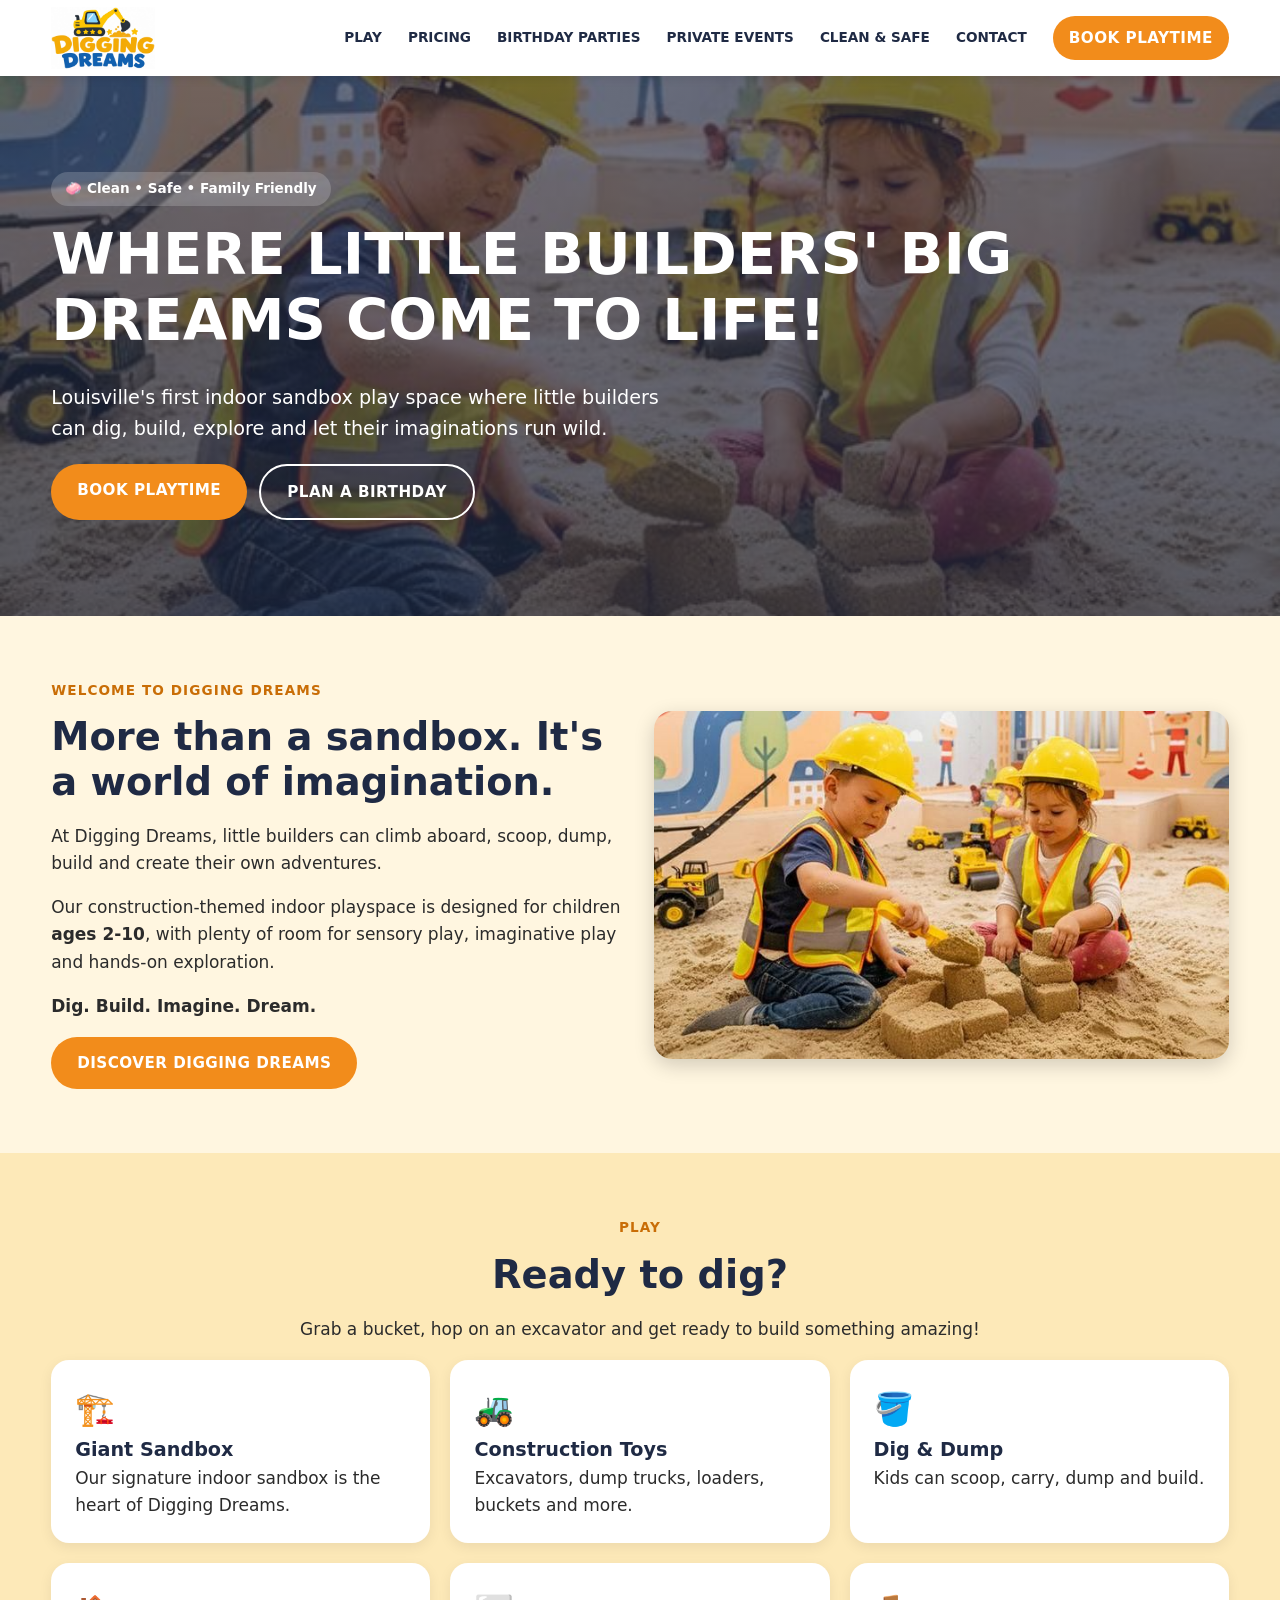
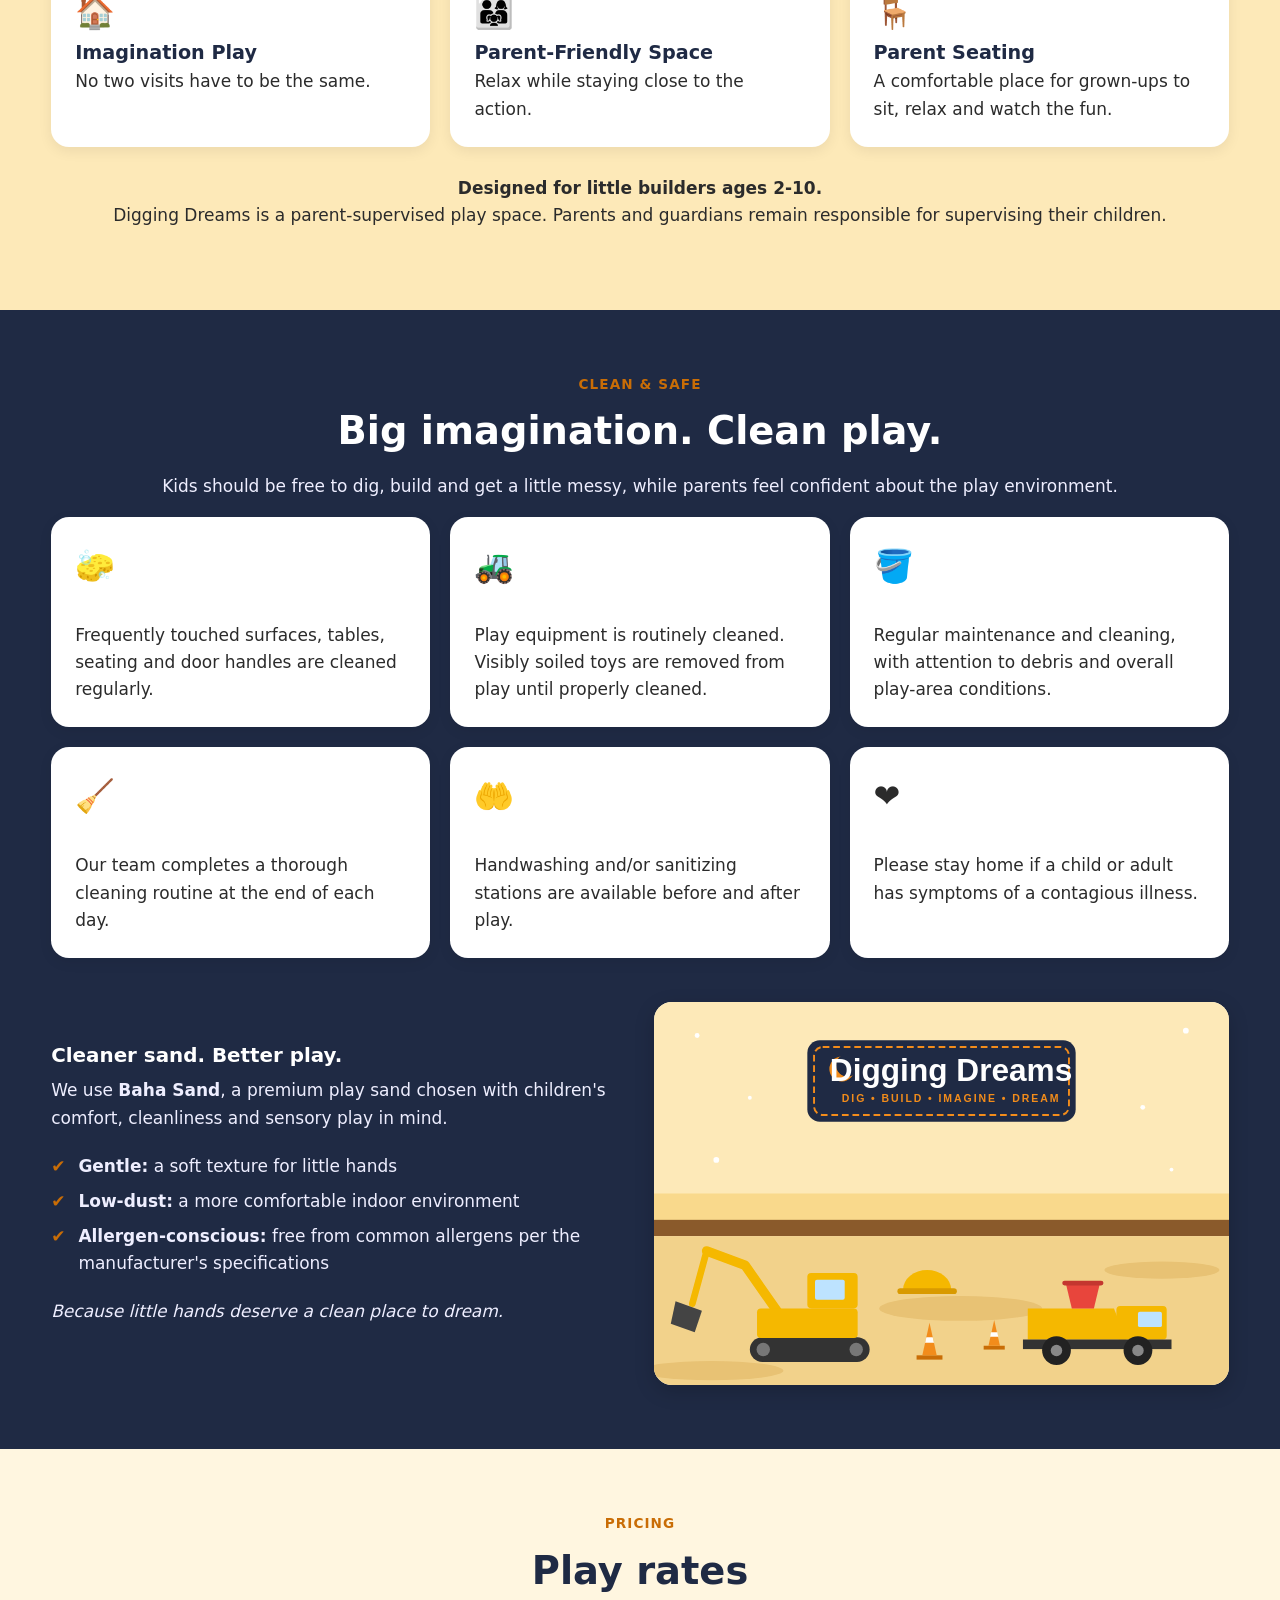
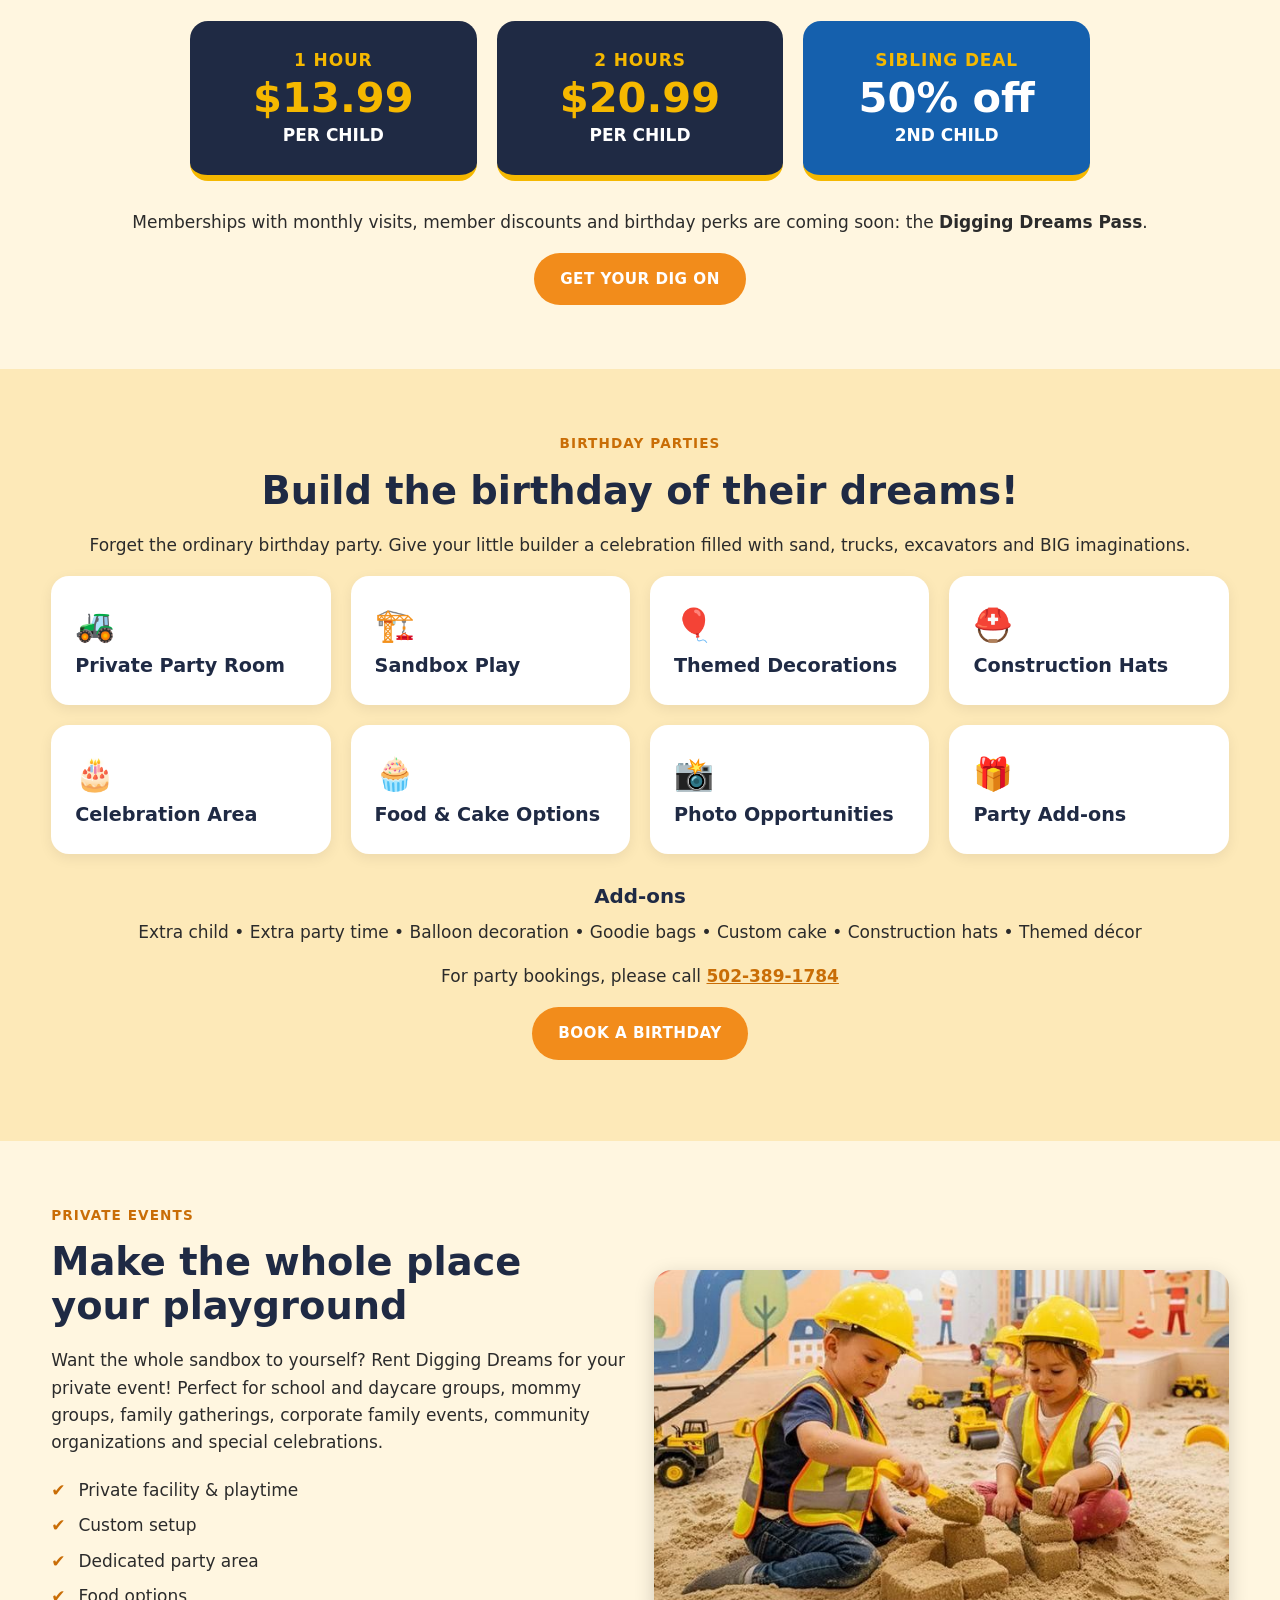
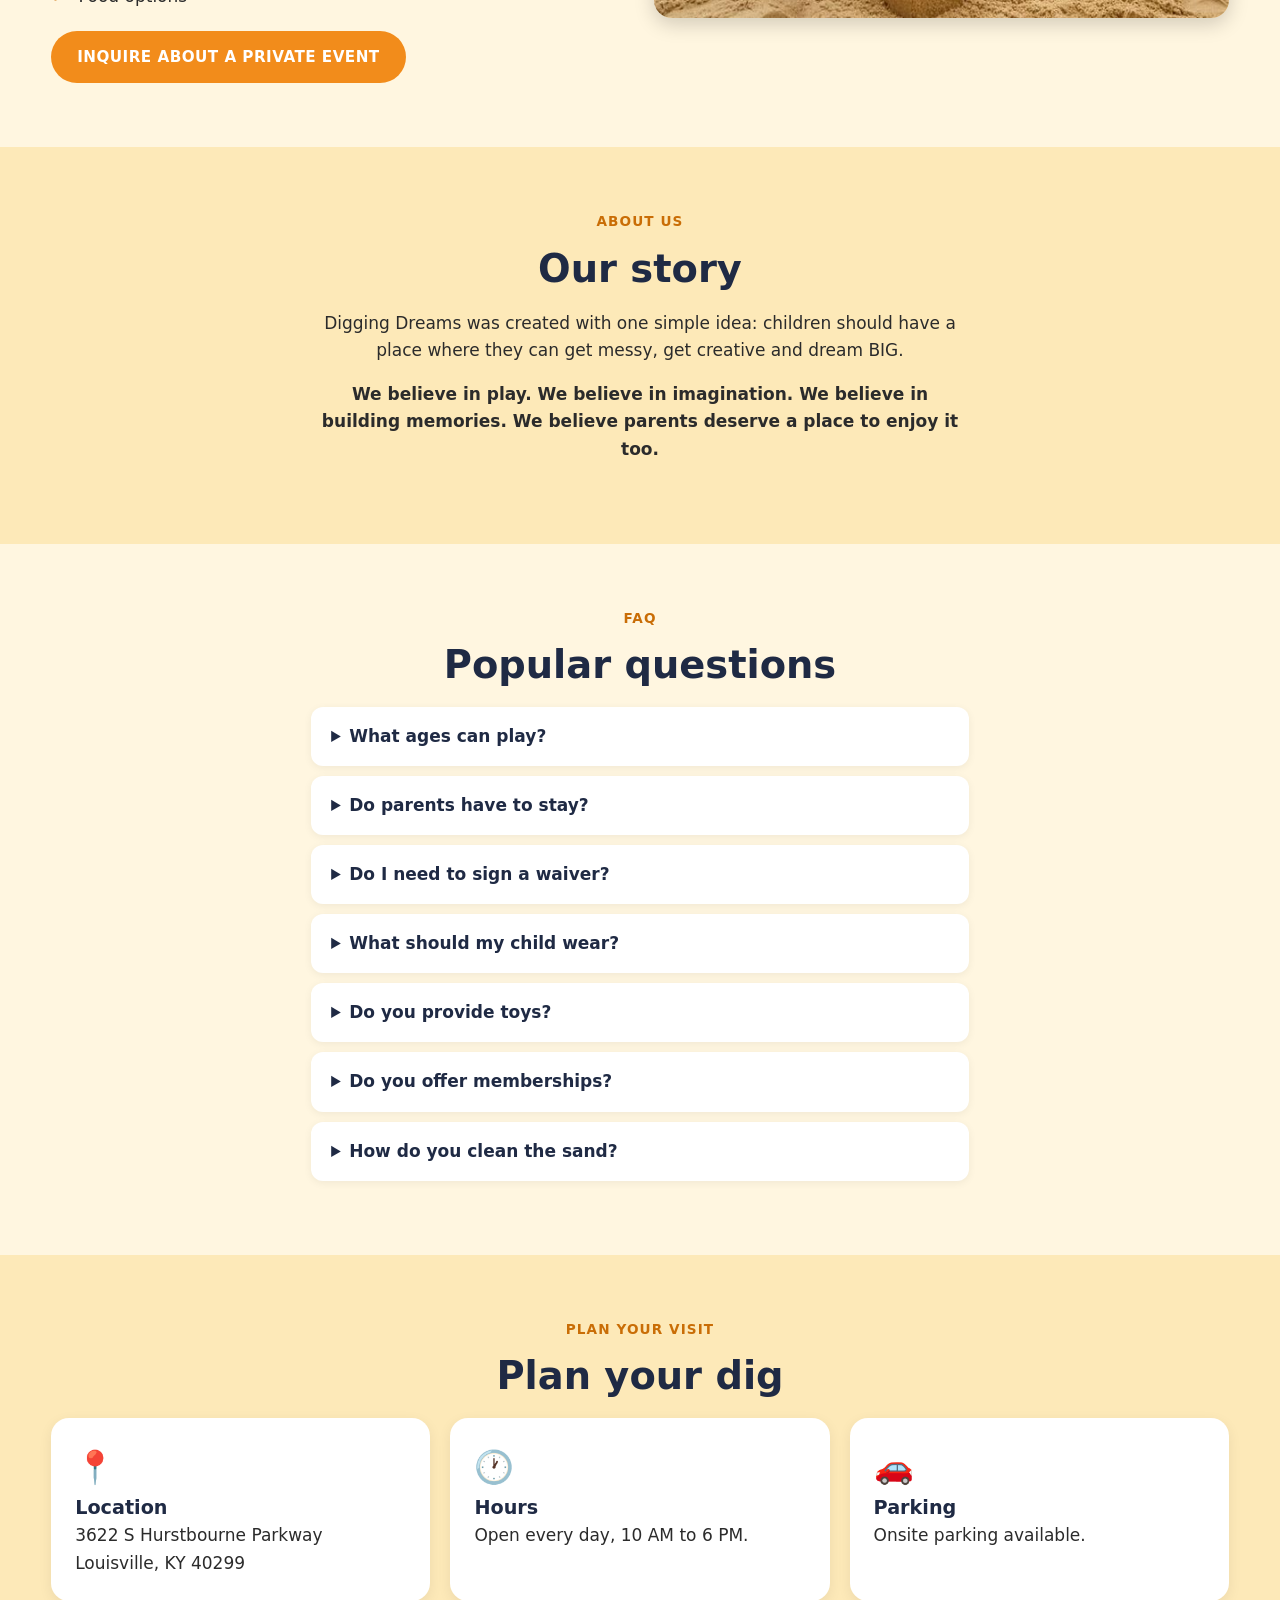
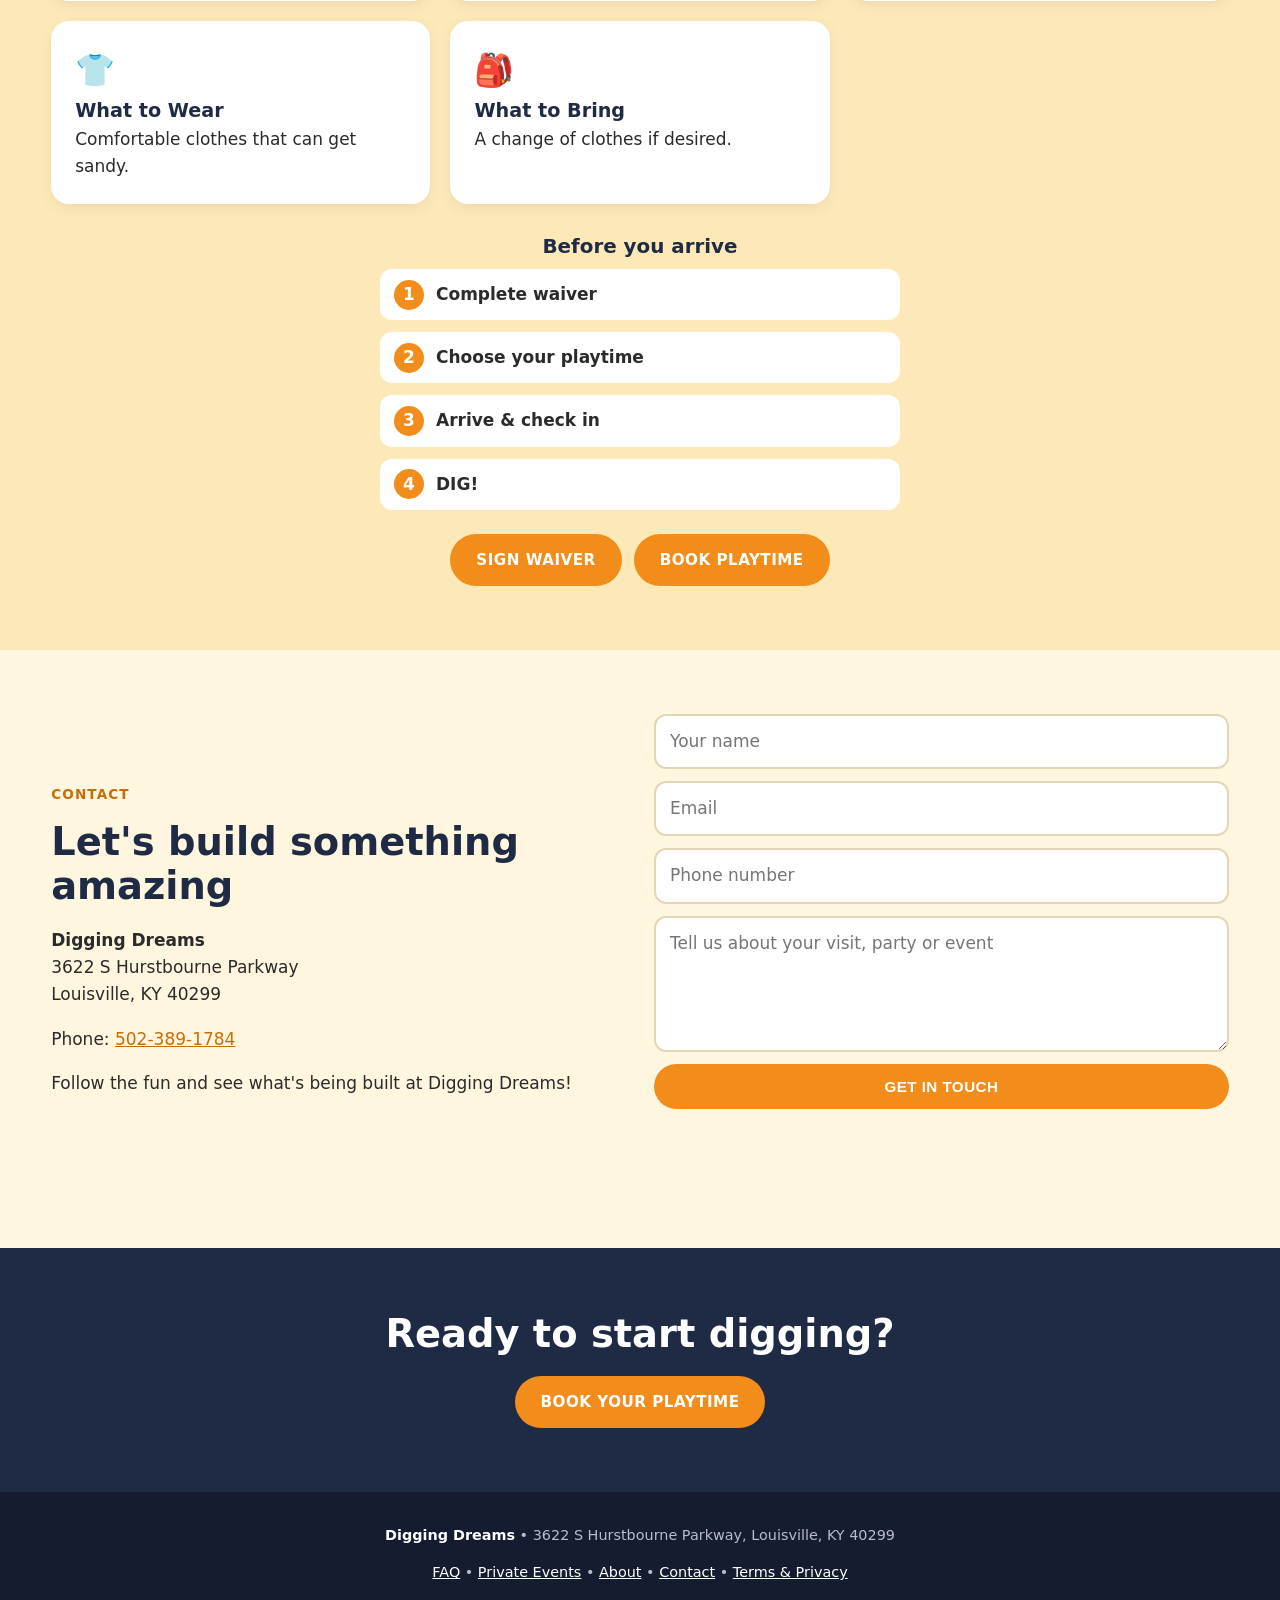
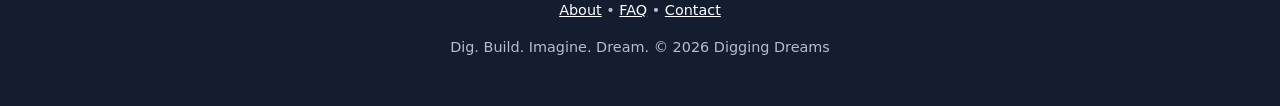
<file: index.html>
<!DOCTYPE html>
<html lang="en">
<head>
<meta charset="utf-8">
<meta name="viewport" content="width=device-width, initial-scale=1">
<title>Digging Dreams | Indoor Sandbox Play Space in Louisville, KY</title>
<meta name="description" content="Digging Dreams is Louisville's first indoor sandbox play space for ages 2-10. Dig, build, explore and dream big. Playtime, birthday parties and private events.">
<meta name="theme-color" content="#1f2a44">
<meta property="og:title" content="Digging Dreams | Indoor Sandbox Play in Louisville">
<meta property="og:description" content="Dig. Build. Imagine. Dream.">
<meta property="og:image" content="assets/images/logo.png">
<link rel="icon" type="image/png" href="assets/images/favicon.png">
<link rel="stylesheet" href="assets/css/styles.css?v=6">
</head>
<body>
<header>
  <div class="wrap bar">
    <a class="logo" href="#home" aria-label="Digging Dreams home"><img src="assets/images/logo.png" width="103" height="62" alt="Digging Dreams"></a>
    <button class="menu-btn" aria-label="Menu" aria-expanded="false" aria-controls="nav">☰</button>
    <nav id="nav" aria-label="Main">
      <a class="mo" href="#home">Home</a><a href="#play">Play</a><a href="#pricing">Pricing</a>
      <a href="#birthdays">Birthday Parties</a><a href="#events">Private Events</a>
      <a href="#clean">Clean &amp; Safe</a><a class="mo" href="#about">About</a><a class="mo" href="#faq">FAQ</a><a href="#contact">Contact</a>
      <a class="btn" data-book href="#visit">Book Playtime</a>
    </nav>
  </div>
</header>

<main>
<section class="hero" id="home">
  <div class="wrap">
    <span class="badge">🧼 Clean • Safe • Family Friendly</span>
    <h1>Where little builders' big dreams come to life!</h1>
    <p class="sub">Louisville's first indoor sandbox play space where little builders can dig, build, explore and let their imaginations run wild.</p>
    <div class="btns"><a class="btn" data-book href="#visit">Book Playtime</a><a class="btn ghost" href="#birthdays">Plan a Birthday</a></div>
  </div>
</section>

<section>
  <div class="wrap split">
    <div>
      <p class="eyebrow">Welcome to Digging Dreams</p>
      <h2>More than a sandbox. It's a world of imagination.</h2>
      <p>At Digging Dreams, little builders can climb aboard, scoop, dump, build and create their own adventures.</p>
      <p>Our construction-themed indoor playspace is designed for children <strong>ages 2-10</strong>, with plenty of room for sensory play, imaginative play and hands-on exploration.</p>
      <p><strong>Dig. Build. Imagine. Dream.</strong></p>
      <a class="btn" href="#play">Discover Digging Dreams</a>
    </div>
    <img src="assets/images/hero.jpg" width="644" height="390" alt="Children playing in the Digging Dreams sandbox with construction toys">
  </div>
</section>

<section class="alt" id="play">
  <div class="wrap">
    <div class="center"><p class="eyebrow">Play</p><h2>Ready to dig?</h2>
    <p>Grab a bucket, hop on an excavator and get ready to build something amazing!</p></div>
    <div class="grid c3">
      <div class="card"><div class="ic">🏗️</div><h3>Giant Sandbox</h3><p>Our signature indoor sandbox is the heart of Digging Dreams.</p></div>
      <div class="card"><div class="ic">🚜</div><h3>Construction Toys</h3><p>Excavators, dump trucks, loaders, buckets and more.</p></div>
      <div class="card"><div class="ic">🪣</div><h3>Dig &amp; Dump</h3><p>Kids can scoop, carry, dump and build.</p></div>
      <div class="card"><div class="ic">🏠</div><h3>Imagination Play</h3><p>No two visits have to be the same.</p></div>
      <div class="card"><div class="ic">👨‍👩‍👧</div><h3>Parent-Friendly Space</h3><p>Relax while staying close to the action.</p></div>
      <div class="card"><div class="ic">🪑</div><h3>Parent Seating</h3><p>A comfortable place for grown-ups to sit, relax and watch the fun.</p></div>
    </div>
    <p class="center" style="margin-top:28px"><strong>Designed for little builders ages 2-10.</strong><br>Digging Dreams is a parent-supervised play space. Parents and guardians remain responsible for supervising their children.</p>
  </div>
</section>

<section class="dark" id="clean">
  <div class="wrap">
    <div class="center"><p class="eyebrow">Clean &amp; Safe</p><h2>Big imagination. Clean play.</h2>
    <p>Kids should be free to dig, build and get a little messy, while parents feel confident about the play environment.</p></div>
    <div class="grid c3">
      <div class="card"><div class="ic">🧽</div><h3>High-Touch Areas</h3><p>Frequently touched surfaces, tables, seating and door handles are cleaned regularly.</p></div>
      <div class="card"><div class="ic">🚜</div><h3>Toys &amp; Equipment</h3><p>Play equipment is routinely cleaned. Visibly soiled toys are removed from play until properly cleaned.</p></div>
      <div class="card"><div class="ic">🪣</div><h3>Sandbox Care</h3><p>Regular maintenance and cleaning, with attention to debris and overall play-area conditions.</p></div>
      <div class="card"><div class="ic">🧹</div><h3>Daily Deep Clean</h3><p>Our team completes a thorough cleaning routine at the end of each day.</p></div>
      <div class="card"><div class="ic">🤲</div><h3>Hand Hygiene</h3><p>Handwashing and/or sanitizing stations are available before and after play.</p></div>
      <div class="card"><div class="ic">❤️</div><h3>Sick? Rest at Home</h3><p>Please stay home if a child or adult has symptoms of a contagious illness.</p></div>
    </div>
    <div class="split" style="margin-top:44px">
      <div>
        <h3>Cleaner sand. Better play.</h3>
        <p>We use <strong>Baha Sand</strong>, a premium play sand chosen with children's comfort, cleanliness and sensory play in mind.</p>
        <ul class="ticks"><li><strong>Gentle:</strong> a soft texture for little hands</li><li><strong>Low-dust:</strong> a more comfortable indoor environment</li><li><strong>Allergen-conscious:</strong> free from common allergens per the manufacturer's specifications</li></ul>
        <p><em>Because little hands deserve a clean place to dream.</em></p>
      </div>
      <img src="assets/images/play-space.svg" width="1200" height="800" alt="Illustration of the Digging Dreams play space with the Digging Dreams sign on the back wall">
    </div>
  </div>
</section>

<section id="pricing">
  <div class="wrap center">
    <p class="eyebrow">Pricing</p><h2>Play rates</h2>
    <div class="rates">
      <div class="rate"><span>1 Hour</span><strong>$13.99</strong><em>per child</em></div>
      <div class="rate"><span>2 Hours</span><strong>$20.99</strong><em>per child</em></div>
      <div class="rate deal"><span>Sibling Deal</span><strong>50% off</strong><em>2nd child</em></div>
    </div>
    <p>Memberships with monthly visits, member discounts and birthday perks are coming soon: the <strong>Digging Dreams Pass</strong>.</p>
    <a class="btn" data-book href="#visit">Get Your Dig On</a>
  </div>
</section>

<section class="alt" id="birthdays">
  <div class="wrap">
    <div class="center"><p class="eyebrow">Birthday Parties</p><h2>Build the birthday of their dreams!</h2>
    <p>Forget the ordinary birthday party. Give your little builder a celebration filled with sand, trucks, excavators and BIG imaginations.</p></div>
    <div class="grid c4">
      <div class="card"><div class="ic">🚜</div><h3>Private Party Room</h3></div>
      <div class="card"><div class="ic">🏗️</div><h3>Sandbox Play</h3></div>
      <div class="card"><div class="ic">🎈</div><h3>Themed Decorations</h3></div>
      <div class="card"><div class="ic">⛑️</div><h3>Construction Hats</h3></div>
      <div class="card"><div class="ic">🎂</div><h3>Celebration Area</h3></div>
      <div class="card"><div class="ic">🧁</div><h3>Food &amp; Cake Options</h3></div>
      <div class="card"><div class="ic">📸</div><h3>Photo Opportunities</h3></div>
      <div class="card"><div class="ic">🎁</div><h3>Party Add-ons</h3></div>
    </div>
    <h3 class="center" style="margin-top:32px">Add-ons</h3>
    <p class="center">Extra child • Extra party time • Balloon decoration • Goodie bags • Custom cake • Construction hats • Themed décor</p>
    <p class="center">For party bookings, please call <a href="tel:+15023891784"><strong>502-389-1784</strong></a></p>
    <p class="center"><a class="btn" href="#contact">Book a Birthday</a></p>
  </div>
</section>

<section id="events">
  <div class="wrap split">
    <div>
      <p class="eyebrow">Private Events</p>
      <h2>Make the whole place your playground</h2>
      <p>Want the whole sandbox to yourself? Rent Digging Dreams for your private event! Perfect for school and daycare groups, mommy groups, family gatherings, corporate family events, community organizations and special celebrations.</p>
      <ul class="ticks"><li>Private facility &amp; playtime</li><li>Custom setup</li><li>Dedicated party area</li><li>Food options</li></ul>
      <a class="btn" href="#contact">Inquire About a Private Event</a>
    </div>
    <img src="assets/images/hero.jpg" width="644" height="390" alt="Kids playing together at Digging Dreams">
  </div>
</section>

<section class="alt" id="about">
  <div class="wrap center" style="max-width:760px">
    <p class="eyebrow">About Us</p><h2>Our story</h2>
    <p>Digging Dreams was created with one simple idea: children should have a place where they can get messy, get creative and dream BIG.</p>
    <p><!-- TODO: add the owner/family story and photos --></p>
    <p><strong>We believe in play. We believe in imagination. We believe in building memories. We believe parents deserve a place to enjoy it too.</strong></p>
  </div>
</section>

<section id="faq">
  <div class="wrap" style="max-width:760px">
    <div class="center"><p class="eyebrow">FAQ</p><h2>Popular questions</h2></div>
    <details><summary>What ages can play?</summary><p>Digging Dreams is designed for children ages 2-10.</p></details>
    <details><summary>Do parents have to stay?</summary><p>Yes. Digging Dreams is a parent-supervised playspace.</p></details>
    <!-- <details><summary>Do I need a reservation?</summary><p>TODO: add walk-in / reservation policy.</p></details> -->
    <details><summary>Do I need to sign a waiver?</summary><p>Yes. <a data-waiver href="#visit">Sign the waiver</a> before you arrive.</p></details>
    <details><summary>What should my child wear?</summary><p>Comfortable clothes that can get sandy.</p></details>
    <details><summary>Do you provide toys?</summary><p>Yes!</p></details>
    <!-- <details><summary>Can we bring food or a birthday cake?</summary><p>TODO: add food and party cake policies.</p></details> -->
    <details><summary>Do you offer memberships?</summary><p>Coming soon: the Digging Dreams Pass.</p></details>
    <details><summary>How do you clean the sand?</summary><p>See our <a href="#clean">Clean &amp; Safe</a> section.</p></details>
  </div>
</section>

<section class="alt" id="visit">
  <div class="wrap">
    <div class="center"><p class="eyebrow">Plan Your Visit</p><h2>Plan your dig</h2></div>
    <div class="grid c3">
      <div class="card"><div class="ic">📍</div><h3>Location</h3><p>3622 S Hurstbourne Parkway<br>Louisville, KY 40299</p></div>
      <div class="card"><div class="ic">🕐</div><h3>Hours</h3><p>Open every day, 10 AM to 6 PM.</p></div>
      <div class="card"><div class="ic">🚗</div><h3>Parking</h3><p>Onsite parking available.</p></div>
      <div class="card"><div class="ic">👕</div><h3>What to Wear</h3><p>Comfortable clothes that can get sandy.</p></div>
      <div class="card"><div class="ic">🎒</div><h3>What to Bring</h3><p>A change of clothes if desired.</p></div>
    </div>
    <h3 class="center" style="margin-top:32px">Before you arrive</h3>
    <ol class="steps" style="max-width:520px;margin:0 auto 24px"><li>Complete waiver</li><li>Choose your playtime</li><li>Arrive &amp; check in</li><li>DIG!</li></ol>
    <div class="btns" style="justify-content:center"><a class="btn" data-waiver href="#visit">Sign Waiver</a><a class="btn" data-book href="#visit">Book Playtime</a></div>
  </div>
</section>

<section id="contact">
  <div class="wrap split">
    <div>
      <p class="eyebrow">Contact</p><h2>Let's build something amazing</h2>
      <p><strong>Digging Dreams</strong><br>3622 S Hurstbourne Parkway<br>Louisville, KY 40299</p>
      <p>Phone: <a href="tel:+15023891784">502-389-1784</a></p>
      <!-- <p>Instagram • Facebook (TODO links)</p> -->
      <p>Follow the fun and see what's being built at Digging Dreams!</p>
    </div>
    <form id="contact-form">
      <input name="_gotcha" tabindex="-1" autocomplete="off" aria-hidden="true" style="display:none">
      <input name="name" placeholder="Your name" aria-label="Your name" autocomplete="name" required>
      <input name="email" type="email" placeholder="Email" aria-label="Email" autocomplete="email" required>
      <input name="phone" type="tel" placeholder="Phone number" aria-label="Phone number" autocomplete="tel" inputmode="tel" required>
      <textarea name="message" rows="4" placeholder="Tell us about your visit, party or event" aria-label="Message" required></textarea>
      <button class="btn" type="submit">Get in Touch</button>
      <p id="form-status" role="status" aria-live="polite"></p>
      <p id="form-status" role="status" aria-live="polite"></p>
    </form>
  </div>
</section>

<section class="dark center">
  <div class="wrap"><h2>Ready to start digging?</h2><a class="btn" data-book href="#visit">Book Your Playtime</a></div>
</section>
</main>

<footer>
  <div class="wrap"><p><strong>Digging Dreams</strong> • 3622 S Hurstbourne Parkway, Louisville, KY 40299</p>
  <p><a href="#faq">FAQ</a> • <a href="#events">Private Events</a> • <a href="#about">About</a> • <a href="#contact">Contact</a> • <a href="privacy-policy/">Terms &amp; Privacy</a></p>
  <p><a href="#about">About</a> • <a href="#faq">FAQ</a> • <a href="#contact">Contact</a></p>
  <p>Dig. Build. Imagine. Dream. &copy; <span id="year">2026</span> Digging Dreams</p></div>
</footer>
<script src="assets/js/main.js?v=6"></script>
</body>
</html>
</file>
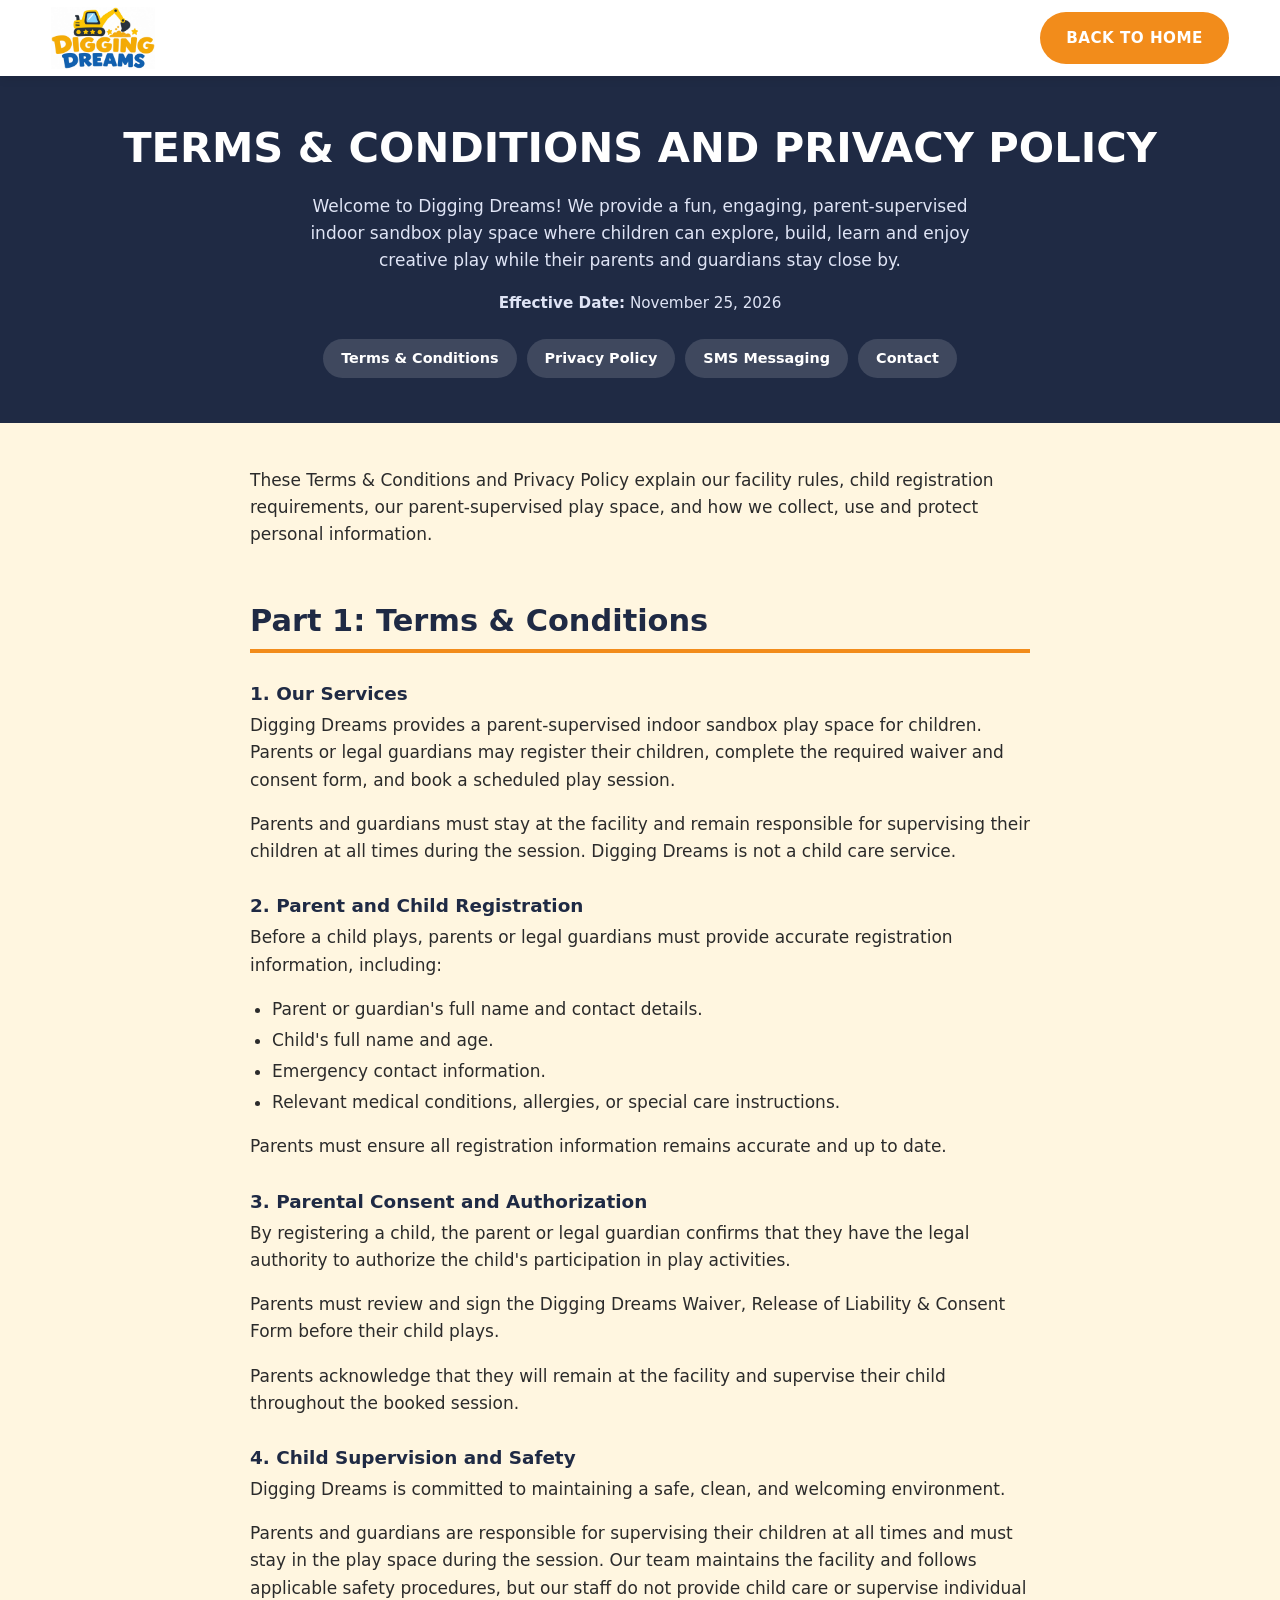
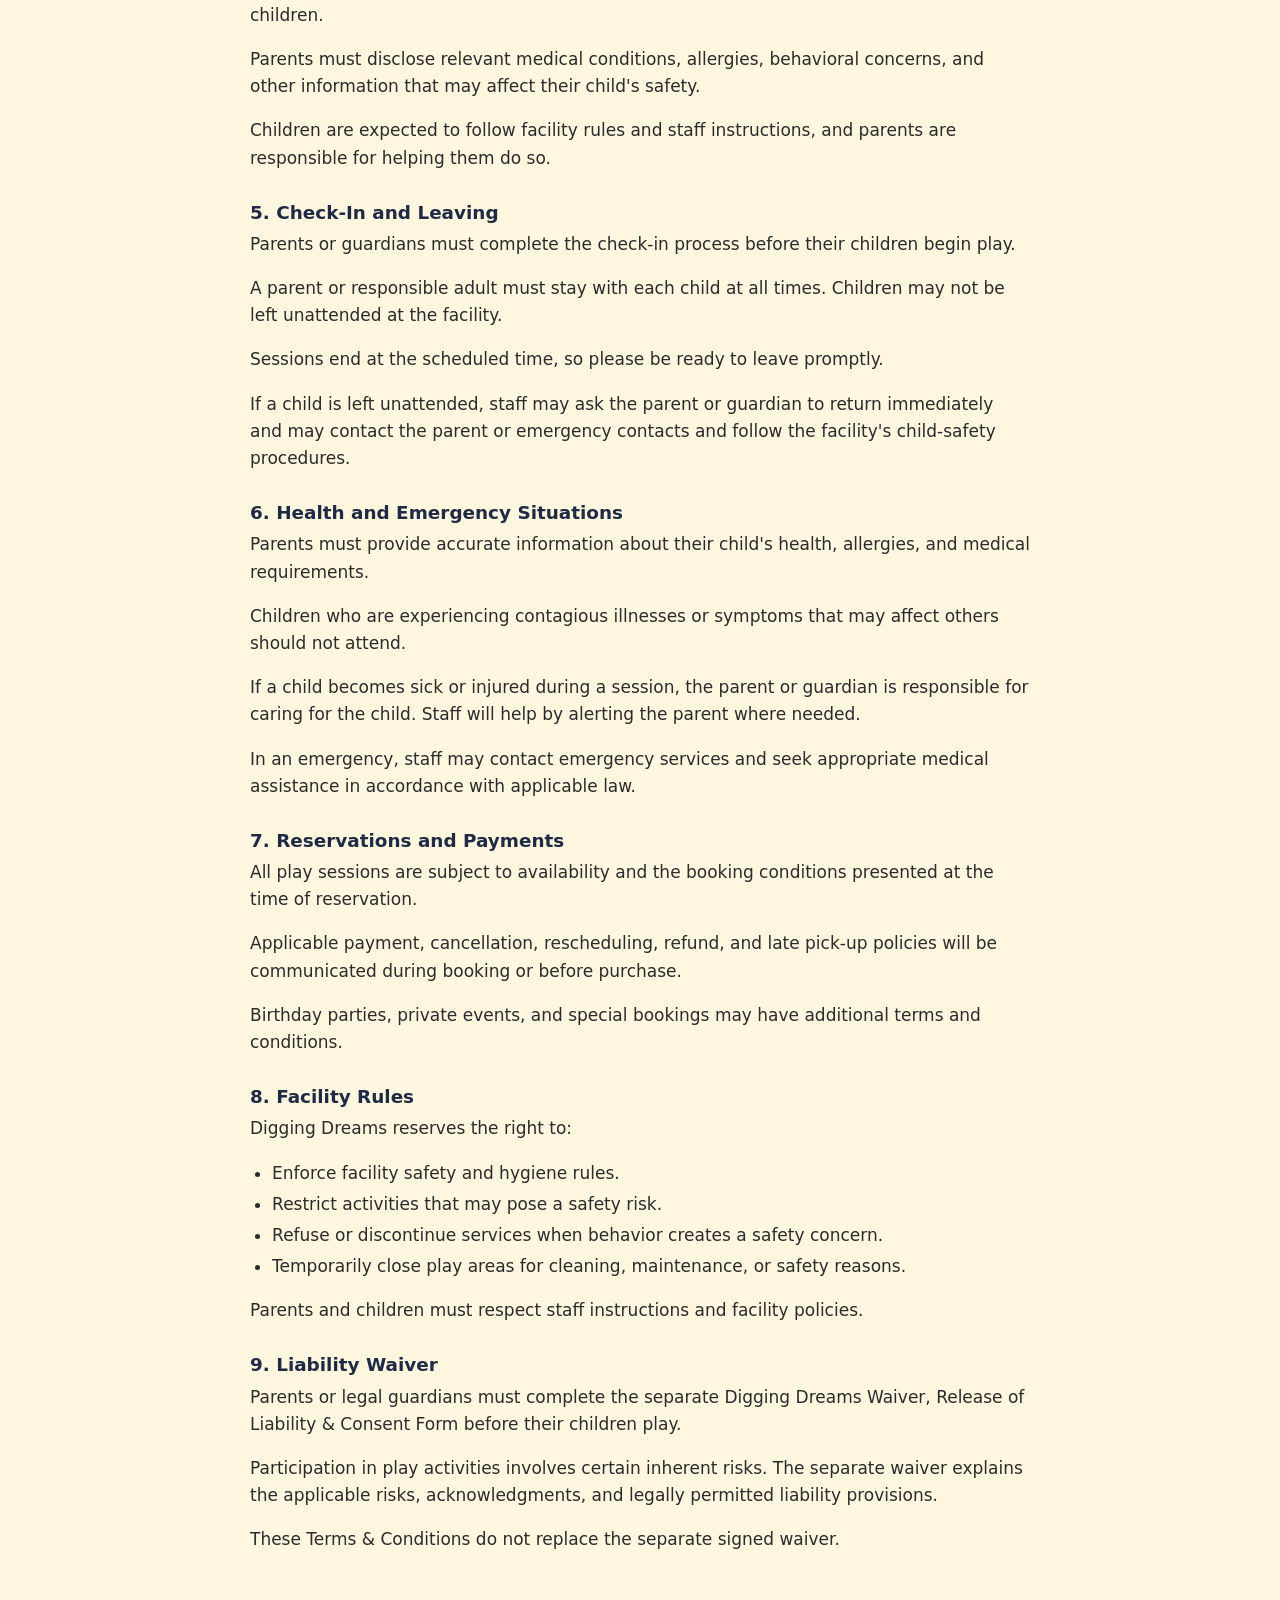
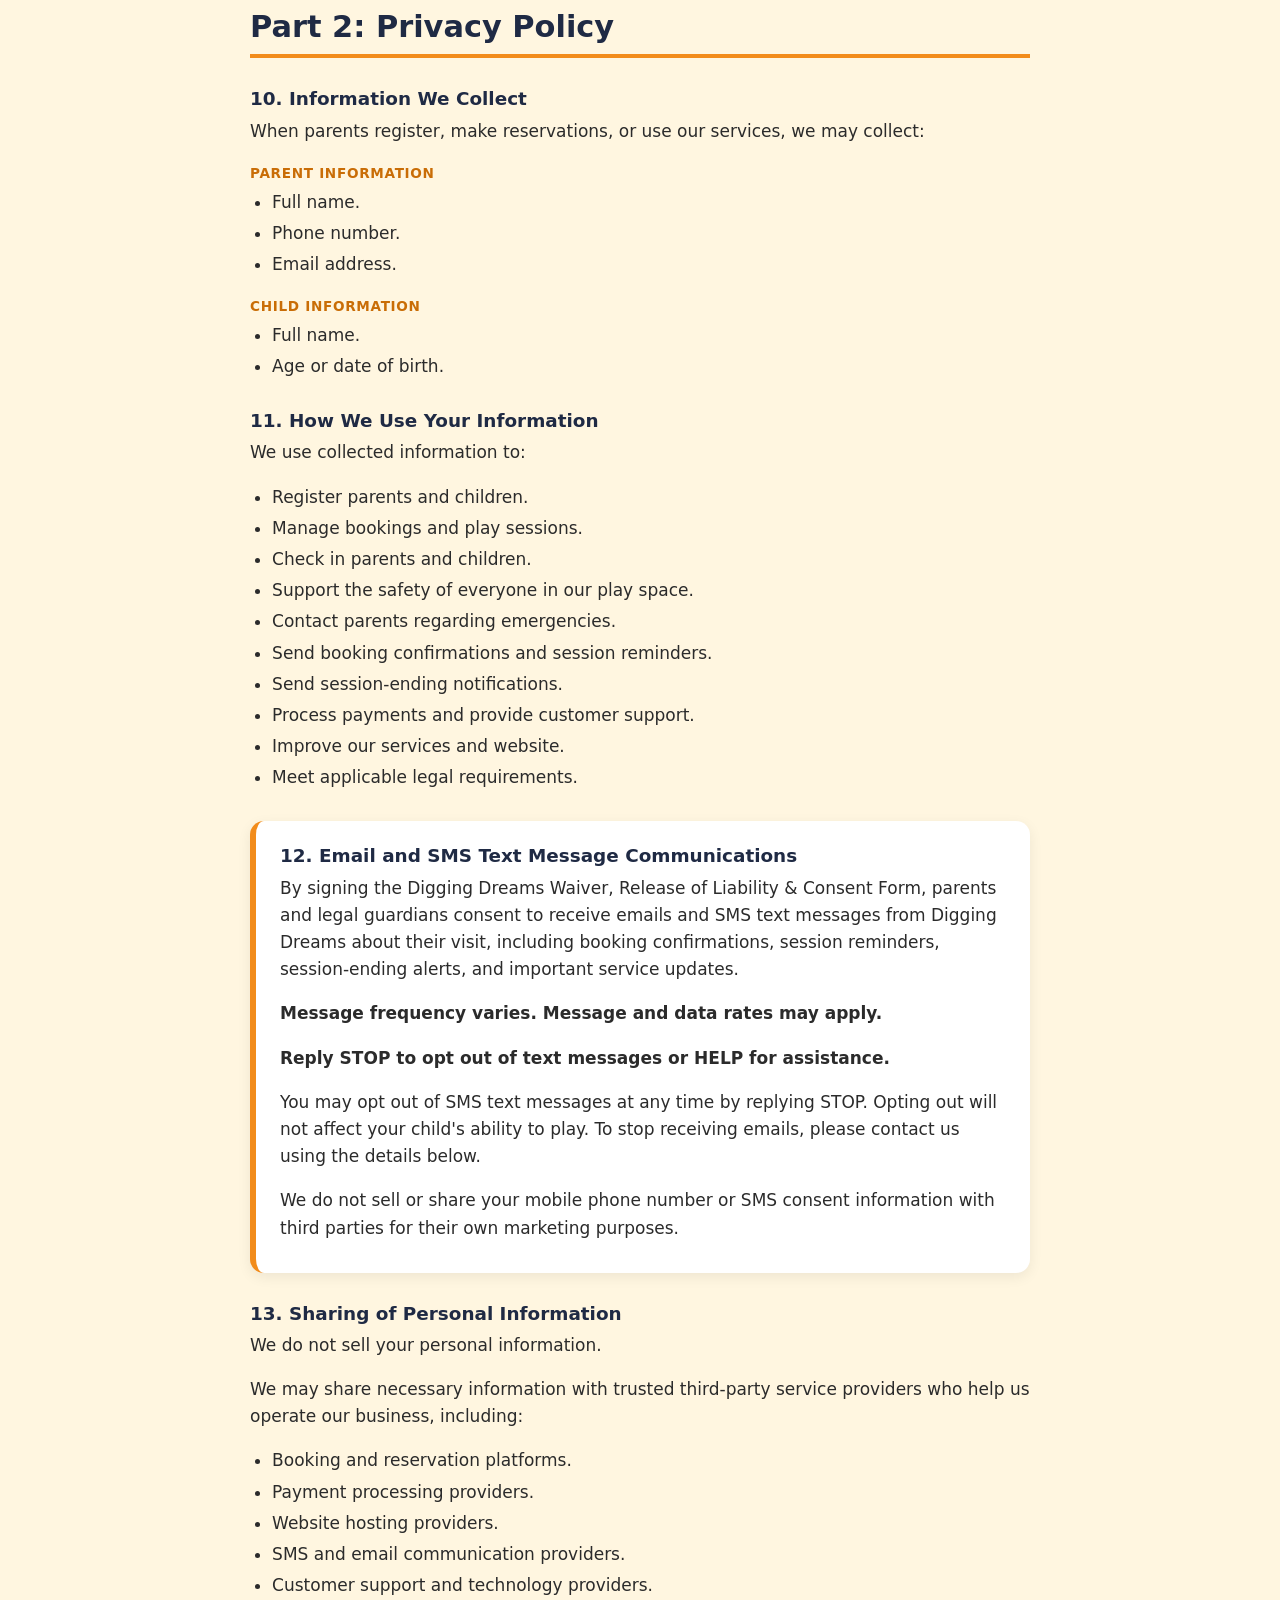
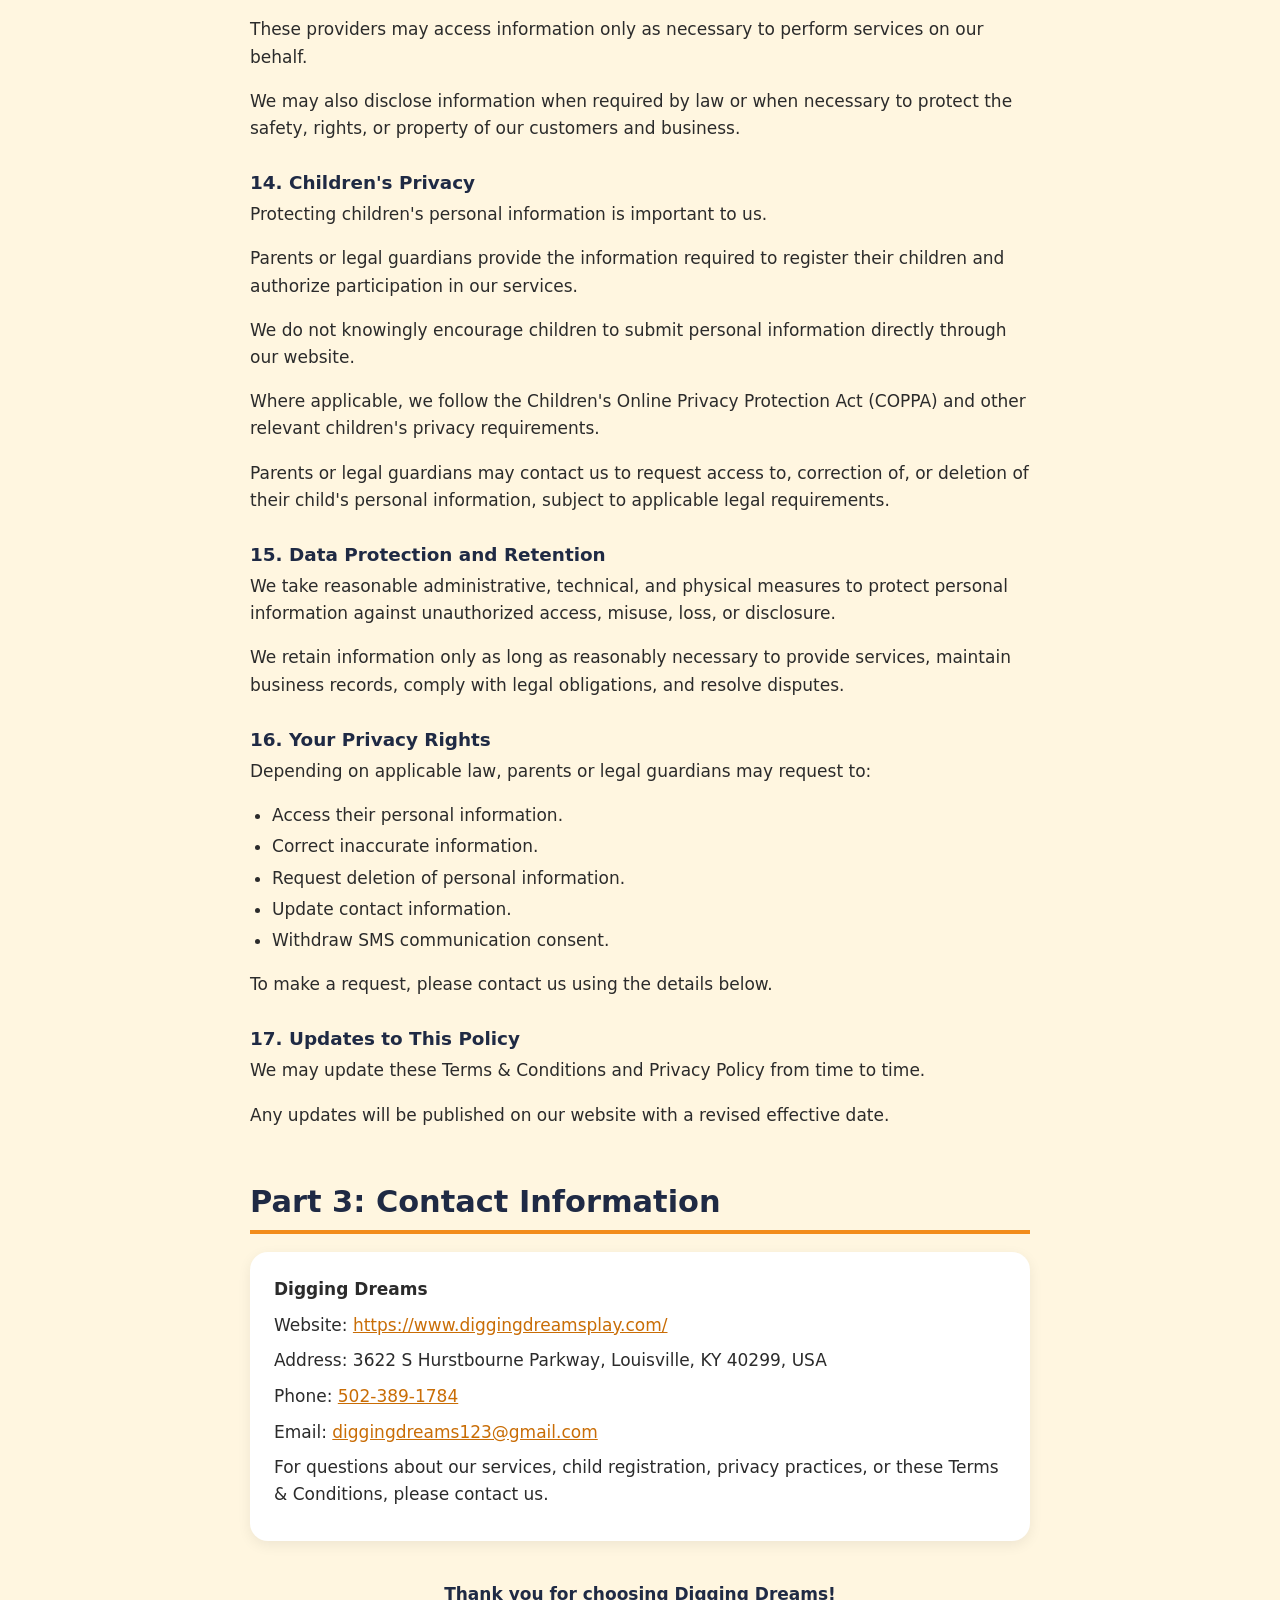
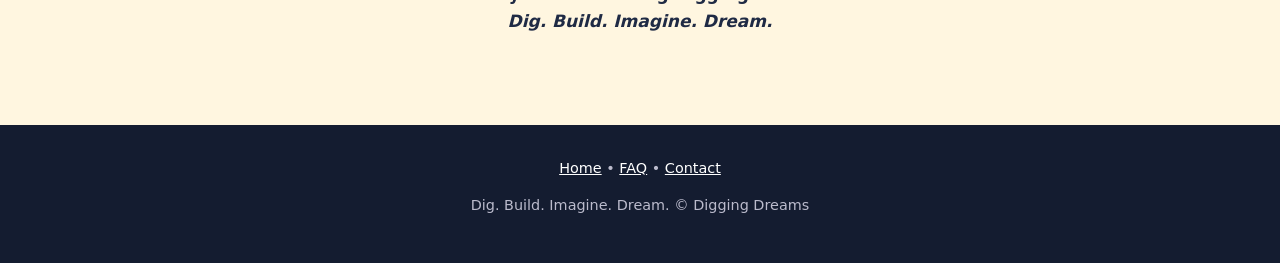
<file: privacy-policy/index.html>
<!DOCTYPE html>
<html lang="en">
<head>
<meta charset="utf-8">
<meta name="viewport" content="width=device-width, initial-scale=1">
<title>Terms &amp; Conditions and Privacy Policy | Digging Dreams</title>
<meta name="description" content="Terms &amp; Conditions, Privacy Policy and SMS messaging policy for Digging Dreams, Louisville's indoor sandbox playground.">
<meta name="theme-color" content="#1f2a44">
<link rel="icon" type="image/png" href="../assets/images/favicon.png">
<link rel="stylesheet" href="../assets/css/styles.css?v=6">
<style>
.doc-hero{background:var(--night);color:#fff;text-align:center;padding:48px 0 40px}
.doc-hero h1{color:#fff;font-size:clamp(1.7rem,5vw,2.6rem)}
.doc-hero p{max-width:680px;margin:0 auto 1em;color:#dfe4f5}
.meta{font-size:.95rem}
.toc{display:flex;flex-wrap:wrap;justify-content:center;margin:18px 0 0}
.toc a{margin:5px;padding:8px 18px;border-radius:999px;background:rgba(255,255,255,.14);color:#fff;text-decoration:none;font-weight:700;font-size:.9rem}
.toc a:hover{background:var(--orange)}
.doc{max-width:820px;margin:0 auto;padding:44px 20px 72px}
.doc h2.part{font-size:clamp(1.4rem,4vw,1.9rem);margin:56px 0 18px;padding-bottom:10px;border-bottom:4px solid var(--orange)}
.doc h3{font-size:1.15rem;margin:30px 0 8px}
.doc h4{margin:18px 0 4px;color:var(--orange-d);text-transform:uppercase;letter-spacing:.05em;font-size:.85rem}
.doc ul{padding-left:1.3em;margin:0 0 1em}.doc li{margin-bottom:4px}
.callout{background:#fff;border-left:6px solid var(--orange);border-radius:14px;padding:6px 24px 14px;margin:30px 0;box-shadow:0 4px 14px rgba(0,0,0,.07)}
.callout h3{margin-top:18px}
.contact-card{background:#fff;border-radius:var(--r);padding:24px;box-shadow:0 4px 14px rgba(0,0,0,.07)}
.contact-card p{margin:0 0 .5em}
.todo{color:#2b2b2b;background:#fff1a8;padding:1px 6px;border-radius:4px}
.thanks{text-align:center;margin-top:40px;font-weight:700;color:var(--night)}
</style>
</head>
<body>
<header>
  <div class="wrap bar">
    <a class="logo" href="../" aria-label="Digging Dreams home"><img src="../assets/images/logo.png" width="103" height="62" alt="Digging Dreams"></a>
    <a class="btn" href="../">Back to Home</a>
  </div>
</header>

<main>
<div class="doc-hero">
  <div class="wrap">
    <h1>Terms &amp; Conditions and Privacy Policy</h1>
    <p>Welcome to Digging Dreams! We provide a fun, engaging, parent-supervised indoor sandbox play space where children can explore, build, learn and enjoy creative play while their parents and guardians stay close by.</p>
    <p class="meta"><strong>Effective Date:</strong> November 25, 2026</p>
    <div class="toc" role="navigation" aria-label="On this page">
      <a href="#terms">Terms &amp; Conditions</a><a href="#privacy">Privacy Policy</a><a href="#sms">SMS Messaging</a><a href="#contact-info">Contact</a>
    </div>
  </div>
</div>

<article class="doc">
<p>These Terms &amp; Conditions and Privacy Policy explain our facility rules, child registration requirements, our parent-supervised play space, and how we collect, use and protect personal information.</p>

<h2 class="part" id="terms">Part 1: Terms &amp; Conditions</h2>

<h3>1. Our Services</h3>
<p>Digging Dreams provides a parent-supervised indoor sandbox play space for children. Parents or legal guardians may register their children, complete the required waiver and consent form, and book a scheduled play session.</p>
<p>Parents and guardians must stay at the facility and remain responsible for supervising their children at all times during the session. Digging Dreams is not a child care service.</p>

<h3>2. Parent and Child Registration</h3>
<p>Before a child plays, parents or legal guardians must provide accurate registration information, including:</p>
<ul>
  <li>Parent or guardian's full name and contact details.</li>
  <li>Child's full name and age.</li>
  <li>Emergency contact information.</li>
  <li>Relevant medical conditions, allergies, or special care instructions.</li>
</ul>
<p>Parents must ensure all registration information remains accurate and up to date.</p>

<h3>3. Parental Consent and Authorization</h3>
<p>By registering a child, the parent or legal guardian confirms that they have the legal authority to authorize the child's participation in play activities.</p>
<p>Parents must review and sign the Digging Dreams Waiver, Release of Liability &amp; Consent Form before their child plays.</p>
<p>Parents acknowledge that they will remain at the facility and supervise their child throughout the booked session.</p>

<h3>4. Child Supervision and Safety</h3>
<p>Digging Dreams is committed to maintaining a safe, clean, and welcoming environment.</p>
<p>Parents and guardians are responsible for supervising their children at all times and must stay in the play space during the session. Our team maintains the facility and follows applicable safety procedures, but our staff do not provide child care or supervise individual children.</p>
<p>Parents must disclose relevant medical conditions, allergies, behavioral concerns, and other information that may affect their child's safety.</p>
<p>Children are expected to follow facility rules and staff instructions, and parents are responsible for helping them do so.</p>

<h3>5. Check-In and Leaving</h3>
<p>Parents or guardians must complete the check-in process before their children begin play.</p>
<p>A parent or responsible adult must stay with each child at all times. Children may not be left unattended at the facility.</p>
<p>Sessions end at the scheduled time, so please be ready to leave promptly.</p>
<p>If a child is left unattended, staff may ask the parent or guardian to return immediately and may contact the parent or emergency contacts and follow the facility's child-safety procedures.</p>

<h3>6. Health and Emergency Situations</h3>
<p>Parents must provide accurate information about their child's health, allergies, and medical requirements.</p>
<p>Children who are experiencing contagious illnesses or symptoms that may affect others should not attend.</p>
<p>If a child becomes sick or injured during a session, the parent or guardian is responsible for caring for the child. Staff will help by alerting the parent where needed.</p>
<p>In an emergency, staff may contact emergency services and seek appropriate medical assistance in accordance with applicable law.</p>

<h3>7. Reservations and Payments</h3>
<p>All play sessions are subject to availability and the booking conditions presented at the time of reservation.</p>
<p>Applicable payment, cancellation, rescheduling, refund, and late pick-up policies will be communicated during booking or before purchase.</p>
<p>Birthday parties, private events, and special bookings may have additional terms and conditions.</p>

<h3>8. Facility Rules</h3>
<p>Digging Dreams reserves the right to:</p>
<ul>
  <li>Enforce facility safety and hygiene rules.</li>
  <li>Restrict activities that may pose a safety risk.</li>
  <li>Refuse or discontinue services when behavior creates a safety concern.</li>
  <li>Temporarily close play areas for cleaning, maintenance, or safety reasons.</li>
</ul>
<p>Parents and children must respect staff instructions and facility policies.</p>

<h3>9. Liability Waiver</h3>
<p>Parents or legal guardians must complete the separate Digging Dreams Waiver, Release of Liability &amp; Consent Form before their children play.</p>
<p>Participation in play activities involves certain inherent risks. The separate waiver explains the applicable risks, acknowledgments, and legally permitted liability provisions.</p>
<p>These Terms &amp; Conditions do not replace the separate signed waiver.</p>

<h2 class="part" id="privacy">Part 2: Privacy Policy</h2>

<h3>10. Information We Collect</h3>
<p>When parents register, make reservations, or use our services, we may collect:</p>
<h4>Parent Information</h4>
<ul><li>Full name.</li><li>Phone number.</li><li>Email address.</li></ul>
<h4>Child Information</h4>
<ul><li>Full name.</li><li>Age or date of birth.</li></ul>

<h3>11. How We Use Your Information</h3>
<p>We use collected information to:</p>
<ul>
  <li>Register parents and children.</li>
  <li>Manage bookings and play sessions.</li>
  <li>Check in parents and children.</li>
  <li>Support the safety of everyone in our play space.</li>
  <li>Contact parents regarding emergencies.</li>
  <li>Send booking confirmations and session reminders.</li>
  <li>Send session-ending notifications.</li>
  <li>Process payments and provide customer support.</li>
  <li>Improve our services and website.</li>
  <li>Meet applicable legal requirements.</li>
</ul>

<div class="callout" id="sms">
<h3>12. Email and SMS Text Message Communications</h3>
<p>By signing the Digging Dreams Waiver, Release of Liability &amp; Consent Form, parents and legal guardians consent to receive emails and SMS text messages from Digging Dreams about their visit, including booking confirmations, session reminders, session-ending alerts, and important service updates.</p>
<p><strong>Message frequency varies. Message and data rates may apply.</strong></p>
<p><strong>Reply STOP to opt out of text messages or HELP for assistance.</strong></p>
<p>You may opt out of SMS text messages at any time by replying STOP. Opting out will not affect your child's ability to play. To stop receiving emails, please contact us using the details below.</p>
<p>We do not sell or share your mobile phone number or SMS consent information with third parties for their own marketing purposes.</p>
</div>

<h3>13. Sharing of Personal Information</h3>
<p>We do not sell your personal information.</p>
<p>We may share necessary information with trusted third-party service providers who help us operate our business, including:</p>
<ul>
  <li>Booking and reservation platforms.</li>
  <li>Payment processing providers.</li>
  <li>Website hosting providers.</li>
  <li>SMS and email communication providers.</li>
  <li>Customer support and technology providers.</li>
</ul>
<p>These providers may access information only as necessary to perform services on our behalf.</p>
<p>We may also disclose information when required by law or when necessary to protect the safety, rights, or property of our customers and business.</p>

<h3>14. Children's Privacy</h3>
<p>Protecting children's personal information is important to us.</p>
<p>Parents or legal guardians provide the information required to register their children and authorize participation in our services.</p>
<p>We do not knowingly encourage children to submit personal information directly through our website.</p>
<p>Where applicable, we follow the Children's Online Privacy Protection Act (COPPA) and other relevant children's privacy requirements.</p>
<p>Parents or legal guardians may contact us to request access to, correction of, or deletion of their child's personal information, subject to applicable legal requirements.</p>

<h3>15. Data Protection and Retention</h3>
<p>We take reasonable administrative, technical, and physical measures to protect personal information against unauthorized access, misuse, loss, or disclosure.</p>
<p>We retain information only as long as reasonably necessary to provide services, maintain business records, comply with legal obligations, and resolve disputes.</p>

<h3>16. Your Privacy Rights</h3>
<p>Depending on applicable law, parents or legal guardians may request to:</p>
<ul>
  <li>Access their personal information.</li>
  <li>Correct inaccurate information.</li>
  <li>Request deletion of personal information.</li>
  <li>Update contact information.</li>
  <li>Withdraw SMS communication consent.</li>
</ul>
<p>To make a request, please contact us using the details below.</p>

<h3>17. Updates to This Policy</h3>
<p>We may update these Terms &amp; Conditions and Privacy Policy from time to time.</p>
<p>Any updates will be published on our website with a revised effective date.</p>

<h2 class="part" id="contact-info">Part 3: Contact Information</h2>
<div class="contact-card">
  <p><strong>Digging Dreams</strong></p>
  <p>Website: <a href="https://www.diggingdreamsplay.com/">https://www.diggingdreamsplay.com/</a></p>
  <p>Address: 3622 S Hurstbourne Parkway, Louisville, KY 40299, USA</p>
  <p>Phone: <a href="tel:+15023891784">502-389-1784</a></p>
  <p>Email: <a href="mailto:diggingdreams123@gmail.com">diggingdreams123@gmail.com</a></p>
  <p>For questions about our services, child registration, privacy practices, or these Terms &amp; Conditions, please contact us.</p>
</div>
<p class="thanks">Thank you for choosing Digging Dreams!<br><em>Dig. Build. Imagine. Dream.</em></p>
</article>
</main>

<footer>
  <div class="wrap"><p><a href="../">Home</a> • <a href="../#faq">FAQ</a> • <a href="../#contact">Contact</a></p>
  <p>Dig. Build. Imagine. Dream. &copy; Digging Dreams</p></div>
</footer>
</body>
</html>
</file>
<file: assets/css/styles.css>
:root {
  --night: #1f2a44;
  --sand: #fff6e0;
  --sand2: #fde9b8;
  --orange: #f28c1b;
  --orange-d: #c96d06;
  --ink: #2b2b2b;
  --r: 18px;
  --max: 1440px;
}
* {
  box-sizing: border-box;
}
html {
  scroll-behavior: smooth;
  scroll-padding-top: 84px;
}
body {
  margin: 0;
  font:
    17px/1.6 ui-rounded,
    "Trebuchet MS",
    system-ui,
    -apple-system,
    "Segoe UI",
    sans-serif;
  color: var(--ink);
  background: var(--sand);
}
img {
  max-width: 100%;
  display: block;
}
h1,
h2,
h3 {
  line-height: 1.15;
  margin: 0 0 0.5em;
  color: var(--night);
}
h1 {
  font-size: clamp(2rem, 6vw, 3.6rem);
  text-transform: uppercase;
}
h2 {
  font-size: clamp(1.6rem, 4vw, 2.4rem);
}
p {
  margin: 0 0 1em;
}
a {
  color: var(--orange-d);
}
.wrap {
  max-width: var(--max);
  margin: 0 auto;
  padding: 0 clamp(20px, 4vw, 64px);
}
section {
  padding: 64px 0;
}
.alt {
  background: var(--sand2);
}
.dark {
  background: var(--night);
  color: #eef;
}
.dark h2,
.dark h3 {
  color: #fff;
}
.center {
  text-align: center;
}
.eyebrow {
  font-weight: 700;
  letter-spacing: 0.08em;
  text-transform: uppercase;
  color: var(--orange-d);
  font-size: 0.85rem;
}
.btn {
  display: inline-block;
  background: var(--orange);
  color: #fff;
  font-weight: 800;
  text-decoration: none;
  text-transform: uppercase;
  padding: 14px 26px;
  border-radius: 999px;
  border: 0;
  cursor: pointer;
  font-size: 0.95rem;
  letter-spacing: 0.03em;
}
.btn:hover {
  background: var(--orange-d);
}
.btn.ghost {
  background: transparent;
  border: 2px solid #fff;
  color: #fff;
}
.btn.ghost:hover {
  background: #fff;
  color: var(--night);
}
.btns {
  display: flex;
  gap: 12px;
  flex-wrap: wrap;
}
.center .btns {
  justify-content: center;
}
header {
  position: sticky;
  top: 0;
  z-index: 10;
  background: #fff;
  color: var(--night);
  box-shadow: 0 2px 10px rgba(0, 0, 0, 0.1);
}
.bar {
  display: flex;
  align-items: center;
  justify-content: space-between;
  height: 76px;
}
.logo {
  display: block;
  line-height: 0;
}
.logo img {
  height: 62px;
  width: auto;
}
nav {
  display: none;
  position: absolute;
  left: 0;
  right: 0;
  top: 76px;
  background: #fff;
  box-shadow: 0 8px 12px rgba(0, 0, 0, 0.1);
  flex-direction: column;
  padding: 10px 20px 20px;
}
nav.open {
  display: flex;
}
nav a {
  color: var(--night);
  text-decoration: none;
  padding: 10px 0;
  font-weight: 700;
  font-size: 0.9rem;
  text-transform: uppercase;
}
nav .btn {
  text-align: center;
  margin-top: 8px;
}
.menu-btn {
  background: none;
  border: 0;
  color: var(--night);
  font-size: 1.8rem;
  cursor: pointer;
}
.hero {
  color: #fff;
  padding: 0;
  min-height: 70vh;
  display: flex;
  align-items: center;
  background:
    linear-gradient(rgba(31, 42, 68, 0.62), rgba(31, 42, 68, 0.72)),
    url(../images/hero.jpg) center/cover;
}
.hero h1 {
  color: #fff;
}
.hero .wrap {
  padding-top: 70px;
  padding-bottom: 70px;
}
.hero p.sub {
  font-size: 1.2rem;
  max-width: 620px;
}
.badge {
  display: inline-block;
  background: rgba(255, 255, 255, 0.18);
  padding: 6px 14px;
  border-radius: 999px;
  font-size: 0.85rem;
  font-weight: 700;
  margin-bottom: 16px;
}
.grid {
  display: grid;
  gap: 20px;
  grid-template-columns: 1fr;
}
.card {
  color: var(--ink);
  background: #fff;
  border-radius: var(--r);
  padding: 24px;
  box-shadow: 0 4px 14px rgba(0, 0, 0, 0.07);
}
.card .ic {
  font-size: 2rem;
}
.card h3 {
  font-size: 1.2rem;
  margin: 0.2em 0;
}
.card p {
  margin: 0;
}
.split {
  display: grid;
  gap: 28px;
  align-items: center;
}
.split img {
  width: 100%;
  height: auto;
  border-radius: var(--r);
  box-shadow: 0 6px 20px rgba(0, 0, 0, 0.18);
}
ul.ticks {
  list-style: none;
  padding: 0;
  margin: 0 0 1em;
}
ul.ticks li {
  padding: 4px 0 4px 1.6em;
  position: relative;
}
ul.ticks li:before {
  content: "✔";
  position: absolute;
  left: 0;
  color: var(--orange-d);
}
.price {
  font-size: 3.2rem;
  font-weight: 900;
  color: var(--orange-d);
  line-height: 1;
}
table {
  width: 100%;
  border-collapse: collapse;
  background: #fff;
  border-radius: var(--r);
  overflow: hidden;
}
td,
th {
  padding: 14px 18px;
  text-align: left;
  border-bottom: 1px solid #eee;
}
th {
  background: var(--night);
  color: #fff;
}
.tbd {
  color: #888;
  font-style: italic;
}
details {
  background: #fff;
  border-radius: 12px;
  padding: 16px 20px;
  margin-bottom: 10px;
  box-shadow: 0 2px 8px rgba(0, 0, 0, 0.06);
}
summary {
  font-weight: 800;
  cursor: pointer;
  color: var(--night);
}
details p {
  margin: 0.7em 0 0;
}
.steps {
  counter-reset: s;
  list-style: none;
  padding: 0;
  display: grid;
  gap: 12px;
}
.steps li {
  counter-increment: s;
  background: #fff;
  border-radius: 12px;
  padding: 12px 16px 12px 56px;
  position: relative;
  font-weight: 700;
}
.steps li:before {
  content: counter(s);
  position: absolute;
  left: 14px;
  top: 50%;
  transform: translateY(-50%);
  width: 30px;
  height: 30px;
  border-radius: 50%;
  background: var(--orange);
  color: #fff;
  display: grid;
  place-items: center;
}
form {
  display: grid;
  gap: 12px;
}
input,
textarea {
  width: 100%;
  padding: 12px 14px;
  border: 2px solid #e3d6b5;
  border-radius: 12px;
  font: inherit;
}
input:focus,
textarea:focus,
summary:focus-visible,
a:focus-visible,
button:focus-visible {
  outline: 3px solid var(--orange);
  outline-offset: 2px;
}
footer {
  background: #141c30;
  color: #bbc;
  padding: 32px 0;
  text-align: center;
  font-size: 0.9rem;
}
footer strong {
  color: #fff;
}
@media (min-width: 640px) {
  .grid.c2,
  .grid.c3 {
    grid-template-columns: repeat(2, 1fr);
  }
}
@media (min-width: 1000px) {
  nav .mo {
    display: none;
  }
}
@media (min-width: 900px) {
  .grid.c3 {
    grid-template-columns: repeat(3, 1fr);
  }
  .split {
    grid-template-columns: 1fr 1fr;
  }
  .split.rev > :first-child {
    order: 2;
  }
  .menu-btn {
    display: none;
  }
  nav {
    display: flex;
    position: static;
    flex-direction: row;
    align-items: center;
    gap: 26px;
    padding: 0;
    background: transparent;
    box-shadow: none;
  }
  nav a {
    padding: 0;
    font-size: 0.85rem;
  }
  .m {
    display: none;
  }
  nav .btn {
    margin: 0;
    padding: 10px 16px;
  }
}
@media (prefers-reduced-motion: reduce) {
  html {
    scroll-behavior: auto;
  }
}
footer a {
  color: #fff;
}
#form-status {
  margin: 0;
  font-weight: 700;
  min-height: 1.5em;
}

.hp {
  position: absolute;
  left: -9999px;
  width: 1px;
  height: 1px;
}
#form-status {
  margin: 0;
  font-weight: 700;
  min-height: 1.5em;
}
footer a {
  color: #fff;
}
@media (max-width: 999px) and (min-width: 900px) {
  nav .mo {
    display: none;
  }
}
nav a:not(.btn):hover {
  color: var(--orange-d);
}
nav a {
  white-space: nowrap;
}
@media (min-width: 1500px) {
  body {
    font-size: 18px;
  }
  .hero p.sub {
    max-width: 760px;
  }
}

/* pricing (from flyer) */
.rates {
  display: grid;
  gap: 20px;
  grid-template-columns: minmax(0, 1fr);
  max-width: 900px;
  margin: 28px auto;
}
.rate {
  background: var(--night);
  color: #fff;
  border-radius: var(--r);
  padding: 26px 18px;
  border-bottom: 6px solid #f5b800;
}
.rate span {
  display: block;
  color: #f5b800;
  font-weight: 800;
  text-transform: uppercase;
  letter-spacing: 0.05em;
}
.rate strong {
  display: block;
  font-size: 2.6rem;
  line-height: 1.15;
  color: #f5b800;
}
.rate em {
  font-style: normal;
  font-weight: 800;
  text-transform: uppercase;
}
.rate.deal {
  background: #1560ad;
}
.rate.deal strong {
  color: #fff;
}
@media (min-width: 700px) {
  .rates {
    grid-template-columns: repeat(3, minmax(0, 1fr));
  }
}
/* mobile / in-app browser hardening */
html {
  -webkit-text-size-adjust: 100%;
  text-size-adjust: 100%;
}
header {
  position: -webkit-sticky;
  position: sticky;
}
.wrap {
  padding: 0 20px;
  padding: 0 clamp(20px, 4vw, 64px);
}
.hero {
  min-height: 60vh;
}
.hero .wrap {
  width: 100%;
}
.grid,
.split {
  grid-template-columns: minmax(0, 1fr);
}
.card,
.split > * {
  min-width: 0;
}
h1,
h2,
h3,
p,
li {
  overflow-wrap: break-word;
}
.btns {
  display: flex;
  flex-wrap: wrap;
  gap: 0;
  margin: -6px;
}
.btns > * {
  margin: 6px;
}
@media (min-width: 640px) {
  .grid.c2,
  .grid.c3,
  .grid.c4 {
    grid-template-columns: repeat(2, minmax(0, 1fr));
  }
}
@media (min-width: 900px) {
  .grid.c3 {
    grid-template-columns: repeat(3, minmax(0, 1fr));
  }
  .grid.c4 {
    grid-template-columns: repeat(4, minmax(0, 1fr));
  }
  .split {
    grid-template-columns: repeat(2, minmax(0, 1fr));
  }
}

/* pricing (from flyer) */
.rates{display:grid;gap:20px;grid-template-columns:minmax(0,1fr);max-width:900px;margin:28px auto}
.rate{background:var(--night);color:#fff;border-radius:var(--r);padding:26px 18px;border-bottom:6px solid #f5b800}
.rate span{display:block;color:#f5b800;font-weight:800;text-transform:uppercase;letter-spacing:.05em}
.rate strong{display:block;font-size:2.6rem;line-height:1.15;color:#f5b800}
.rate em{font-style:normal;font-weight:800;text-transform:uppercase}
.rate.deal{background:#1560ad}.rate.deal strong{color:#fff}
@media(min-width:700px){.rates{grid-template-columns:repeat(3,minmax(0,1fr))}}
/* mobile / in-app browser hardening */
html{-webkit-text-size-adjust:100%;text-size-adjust:100%}
header{position:-webkit-sticky;position:sticky}
.wrap{padding:0 20px;padding:0 clamp(20px,4vw,64px)}
.hero{min-height:60vh}.hero .wrap{width:100%}
.grid,.split{grid-template-columns:minmax(0,1fr)}
.card,.split>*{min-width:0}
h1,h2,h3,p,li{overflow-wrap:break-word}
.btns{display:flex;flex-wrap:wrap;gap:0;margin:-6px}.btns>*{margin:6px}
@media(min-width:640px){.grid.c2,.grid.c3,.grid.c4{grid-template-columns:repeat(2,minmax(0,1fr))}}
@media(min-width:900px){.grid.c3{grid-template-columns:repeat(3,minmax(0,1fr))}.grid.c4{grid-template-columns:repeat(4,minmax(0,1fr))}.split{grid-template-columns:repeat(2,minmax(0,1fr))}}
</file>
